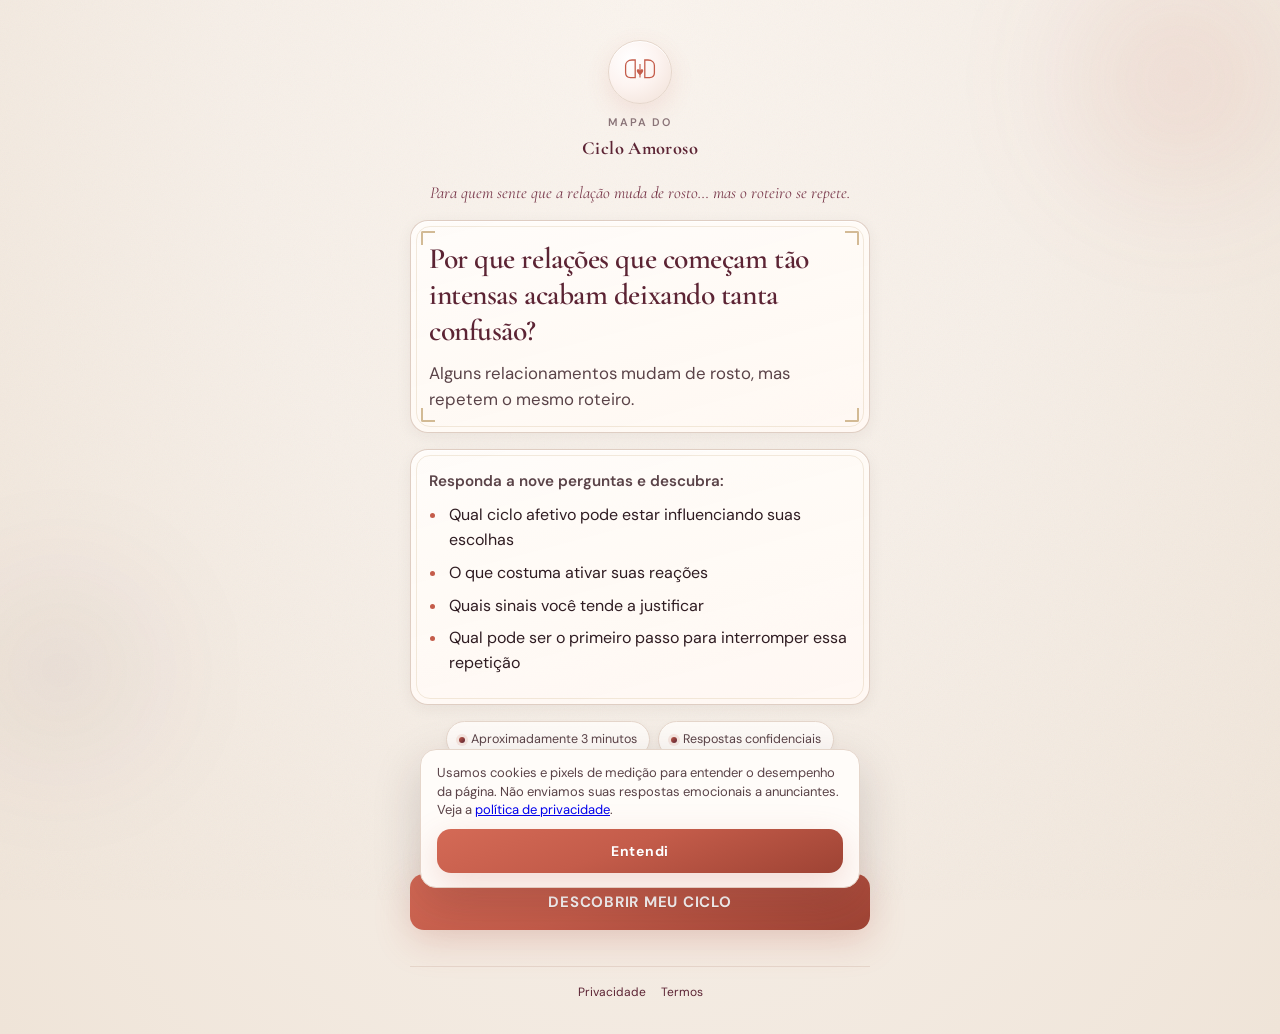
<file: index.html>
<!DOCTYPE html>
<html lang="pt-BR">
<head>
  <meta charset="UTF-8" />
  <meta name="viewport" content="width=device-width, initial-scale=1, viewport-fit=cover" />
  <meta name="theme-color" content="#f3ebe3" />
  <meta name="description" content="Mapa do Ciclo Amoroso — quiz de autoconhecimento sobre repetições emocionais nos relacionamentos." />
  <title>Mapa do Ciclo Amoroso</title>
  <link rel="preconnect" href="https://fonts.googleapis.com" />
  <link rel="preconnect" href="https://fonts.gstatic.com" crossorigin />
  <link href="https://fonts.googleapis.com/css2?family=Cormorant+Garamond:ital,wght@0,500;0,600;0,700;1,500&family=DM+Sans:ital,opsz,wght@0,9..40,400;0,9..40,500;0,9..40,600;0,9..40,700;1,9..40,400&display=swap" rel="stylesheet" />
  <link rel="stylesheet" href="styles.css" />
  <!-- Meta Pixel Code -->
  <script>
  !function(f,b,e,v,n,t,s)
  {if(f.fbq)return;n=f.fbq=function(){n.callMethod?
  n.callMethod.apply(n,arguments):n.queue.push(arguments)};
  if(!f._fbq)f._fbq=n;n.push=n;n.loaded=!0;n.version='2.0';
  n.queue=[];t=b.createElement(e);t.async=!0;
  t.src=v;s=b.getElementsByTagName(e)[0];
  s.parentNode.insertBefore(t,s)}(window, document,'script',
  'https://connect.facebook.net/en_US/fbevents.js');
  fbq('init', '4427665624163520');
  fbq('track', 'PageView');
  </script>
  <!-- End Meta Pixel Code -->
</head>
<body>
  <noscript><img height="1" width="1" style="display:none"
  src="https://www.facebook.com/tr?id=4427665624163520&ev=PageView&noscript=1"
  alt="" /></noscript>

  <!-- Atmosfera de fundo (ICP: intimidade, calor, segurança) -->
  <div class="atmosphere" aria-hidden="true">
    <div class="atm-glow atm-glow-a"></div>
    <div class="atm-glow atm-glow-b"></div>
    <div class="atm-grain"></div>
  </div>

  <div id="app">

    <!-- ABERTURA -->
    <section class="page page-open" id="page-open" data-page="open">
      <div class="wrap">
        <header class="brand" data-stagger>
          <div class="brand-orb">
            <svg class="brand-mark" viewBox="0 0 48 40" fill="none" aria-hidden="true">
              <path d="M6 12c0-4 3-7 8-7h4v22H12c-4 0-6-2-6-6V12z" stroke="currentColor" stroke-width="1.6"/>
              <path d="M42 12c0-4-3-7-8-7h-4v22h6c4 0 6-2 6-6V12z" stroke="currentColor" stroke-width="1.6"/>
              <path d="M24 10v17" stroke="currentColor" stroke-width="1.4"/>
              <path d="M24 18.5c-1.2-2.4-4-2.4-4 0s4 5.5 4 5.5 4-3.1 4-5.5-2.8-2.4-4 0z" fill="#c45c4a"/>
            </svg>
          </div>
          <p class="brand-name">Mapa do <strong>Ciclo Amoroso</strong></p>
        </header>

        <p class="icp-mirror" data-stagger>
          Para quem sente que a relação muda de rosto… mas o roteiro se repete.
        </p>

        <div class="hyperframe open-frame" data-stagger>
          <span class="hf-corner hf-tl" aria-hidden="true"></span>
          <span class="hf-corner hf-tr" aria-hidden="true"></span>
          <span class="hf-corner hf-bl" aria-hidden="true"></span>
          <span class="hf-corner hf-br" aria-hidden="true"></span>
          <h1 class="open-title" id="open-title">Por que relações que começam tão intensas acabam deixando tanta confusão?</h1>
          <p class="open-subtitle" id="open-subtitle">Alguns relacionamentos mudam de rosto, mas repetem o mesmo roteiro.</p>
        </div>

        <div class="hyperframe open-support" id="open-support" data-stagger></div>
        <div class="chips" id="open-bullets" data-stagger></div>

        <div class="icp-strip" data-stagger>
          <p>Sem cadastro · Sem diagnóstico · Só clareza para você</p>
        </div>

        <button type="button" class="btn btn-primary btn-block btn-glow" id="btn-start" data-sound="cta">DESCOBRIR MEU CICLO</button>

        <footer class="site-footer">
          <a href="privacy.html">Privacidade</a>
          <a href="terms.html">Termos</a>
        </footer>
      </div>
    </section>

    <!-- QUIZ -->
    <section class="page page-quiz is-hidden" id="page-quiz" data-page="quiz" hidden>
      <div class="quiz-progress" id="quiz-progress">
        <div class="quiz-progress-top">
          <button type="button" class="btn-back" id="btn-back" aria-label="Voltar" data-sound="soft">← Voltar</button>
          <span class="quiz-progress-label" id="quiz-progress-label">Pergunta 1 de 9</span>
        </div>
        <div class="progress-track">
          <div class="progress-fill" id="quiz-progress-fill" style="width:0%"></div>
        </div>
      </div>
      <div class="wrap">
        <div class="hyperframe question-frame">
          <span class="hf-corner hf-tl" aria-hidden="true"></span>
          <span class="hf-corner hf-tr" aria-hidden="true"></span>
          <span class="hf-corner hf-bl" aria-hidden="true"></span>
          <span class="hf-corner hf-br" aria-hidden="true"></span>
          <p class="question-kicker">Responda com o que mais se repete — não com o “certo”</p>
          <h1 class="quiz-question" id="quiz-question"></h1>
        </div>
        <div class="opt-list" id="quiz-options" role="list"></div>
      </div>
    </section>

    <!-- NOME (após Q3) -->
    <section class="page page-name is-hidden" id="page-name" data-page="name" hidden>
      <div class="wrap">
        <div class="hyperframe gate-card">
          <span class="hf-corner hf-tl" aria-hidden="true"></span>
          <span class="hf-corner hf-tr" aria-hidden="true"></span>
          <span class="hf-corner hf-bl" aria-hidden="true"></span>
          <span class="hf-corner hf-br" aria-hidden="true"></span>
          <h1 class="gate-title" id="name-title">Suas primeiras respostas já apontam para uma maneira específica de buscar segurança emocional.</h1>
          <p class="gate-ask" id="name-ask">Como prefere ser chamada?</p>
          <p class="gate-help" id="name-help">Usaremos seu primeiro nome apenas para personalizar o resultado.</p>
          <label class="sr-only" for="input-name">Primeiro nome</label>
          <input
            type="text"
            id="input-name"
            class="input-name"
            name="first_name"
            autocomplete="given-name"
            maxlength="40"
            placeholder="Primeiro nome (opcional)"
            inputmode="text"
          />
          <button type="button" class="btn btn-primary btn-block btn-glow" id="btn-name-continue" data-sound="cta">CONTINUAR MINHA ANÁLISE</button>
          <button type="button" class="btn btn-ghost btn-block" id="btn-name-skip" data-sound="soft">Prefiro não informar</button>
        </div>
      </div>
    </section>

    <!-- MID (após Q6) -->
    <section class="page page-mid is-hidden" id="page-mid" data-page="mid" hidden>
      <div class="wrap">
        <div class="hyperframe gate-card mid-glow">
          <span class="hf-corner hf-tl" aria-hidden="true"></span>
          <span class="hf-corner hf-tr" aria-hidden="true"></span>
          <span class="hf-corner hf-bl" aria-hidden="true"></span>
          <span class="hf-corner hf-br" aria-hidden="true"></span>
          <div class="mid-pulse" aria-hidden="true"></div>
          <h1 class="gate-title" id="mid-title">Identificamos uma repetição importante</h1>
          <div class="mid-body" id="mid-body"></div>
          <button type="button" class="btn btn-primary btn-block btn-glow" id="btn-mid-continue" data-sound="cta">CONTINUAR MINHA ANÁLISE</button>
        </div>
      </div>
    </section>

    <!-- PROCESSAMENTO -->
    <section class="page page-process is-hidden" id="page-process" data-page="process" hidden>
      <div class="wrap process-inner">
        <div class="hyperframe process-frame">
          <span class="hf-corner hf-tl" aria-hidden="true"></span>
          <span class="hf-corner hf-tr" aria-hidden="true"></span>
          <span class="hf-corner hf-bl" aria-hidden="true"></span>
          <span class="hf-corner hf-br" aria-hidden="true"></span>
          <div class="process-orb" aria-hidden="true">
            <div class="process-spinner"></div>
          </div>
          <p class="process-msg" id="process-msg">Organizando suas respostas…</p>
          <div class="process-dims" id="process-dims"></div>
          <p class="process-done" id="process-done" hidden>Seu resultado está pronto.</p>
        </div>
      </div>
    </section>

    <!-- RESULTADO GRATUITO -->
    <section class="page page-result is-hidden" id="page-result" data-page="result" hidden>
      <div class="wrap" id="result-content"></div>
    </section>

    <!-- OFERTA -->
    <section class="page page-offer is-hidden" id="page-offer" data-page="offer" hidden>
      <div class="wrap" id="offer-content"></div>
      <div class="wrap">
        <footer class="site-footer">
          <a href="privacy.html">Privacidade</a>
          <a href="terms.html">Termos</a>
        </footer>
      </div>
    </section>

  </div>

  <!-- Cookies -->
  <div class="cookie-banner" id="cookie-banner" hidden>
    <p>Usamos cookies e pixels de medição para entender o desempenho da página. Não enviamos suas respostas emocionais a anunciantes. Veja a <a href="privacy.html">política de privacidade</a>.</p>
    <button type="button" class="btn btn-primary btn-block" id="btn-cookie-ok" data-sound="click">Entendi</button>
  </div>

  <script src="config.js"></script>
  <script src="data.js"></script>
  <script src="sound.js"></script>
  <script src="motion.js"></script>
  <script src="pixel.js"></script>
  <script src="analytics.js"></script>
  <script src="app.js"></script>
</body>
</html>
</file>
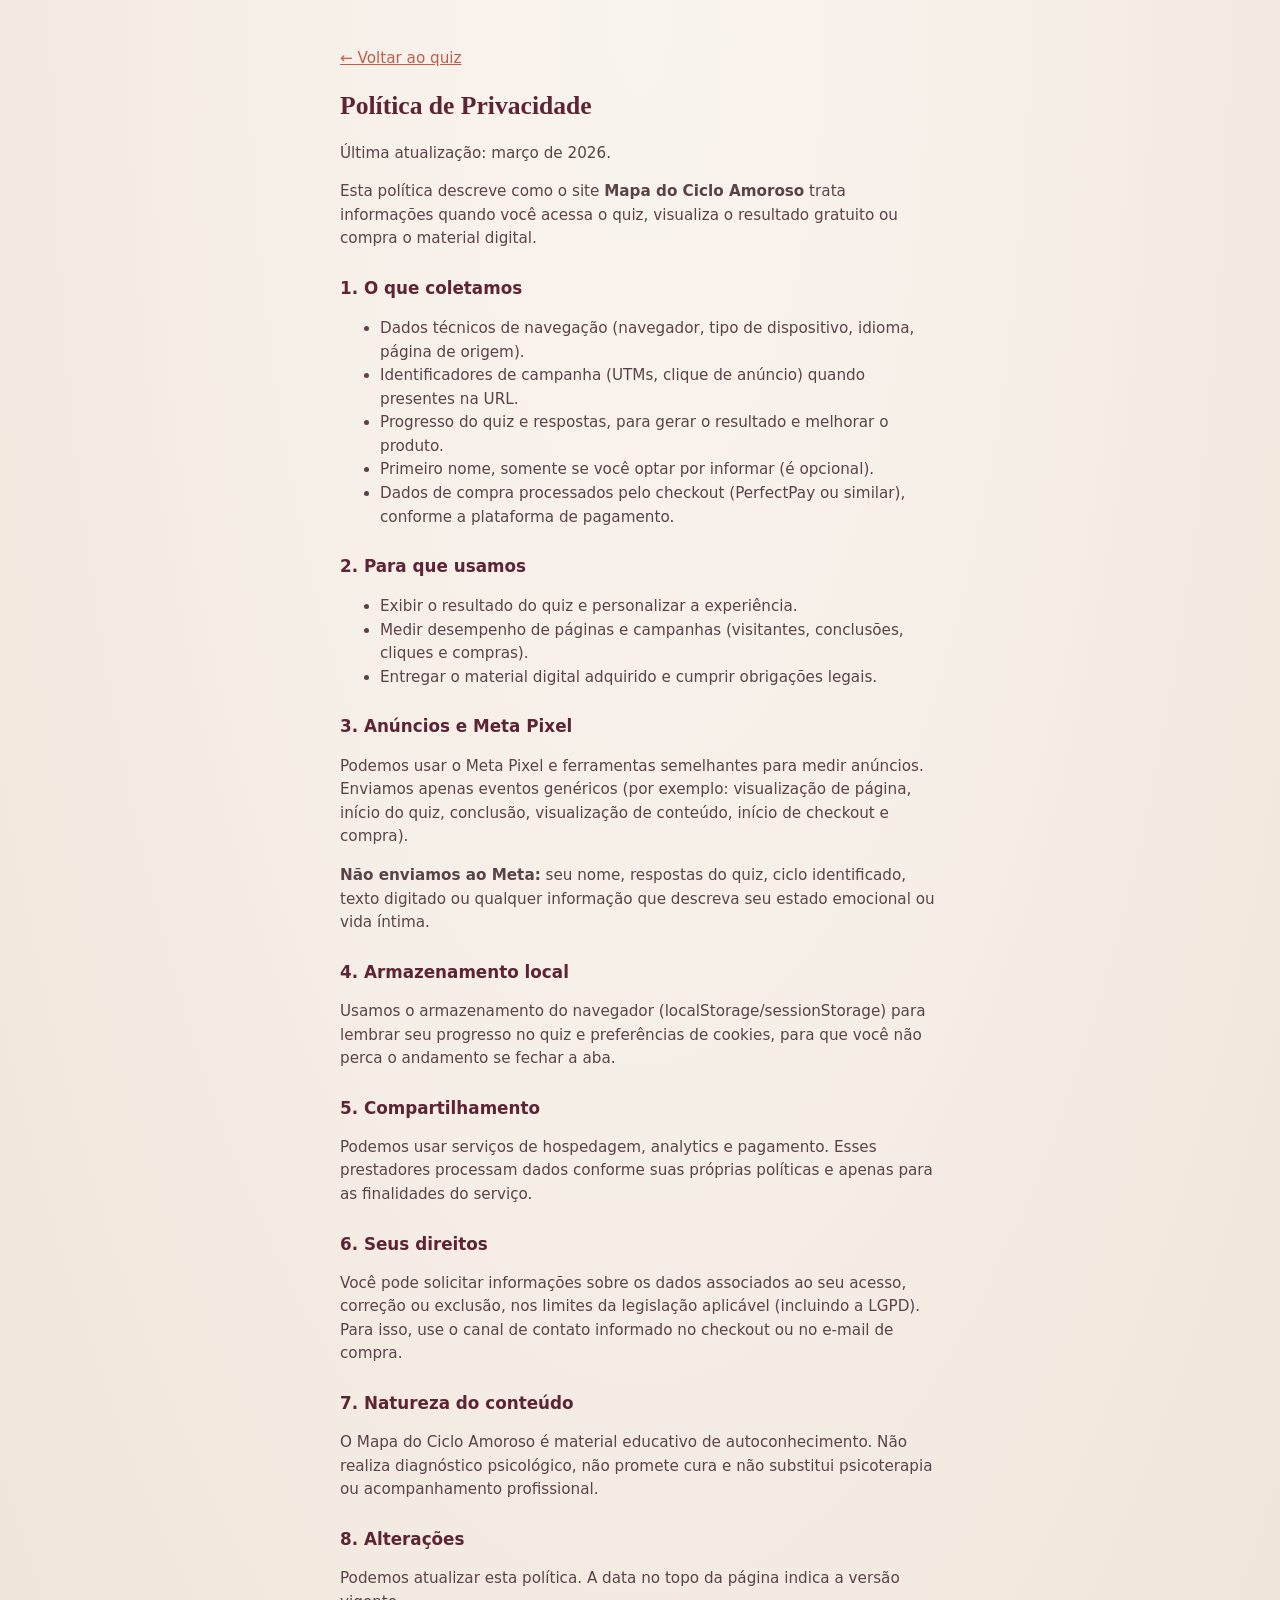
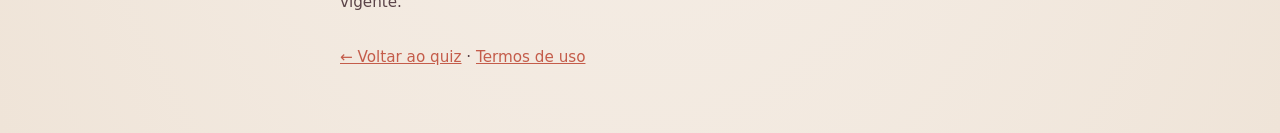
<file: privacy.html>
<!DOCTYPE html>
<html lang="pt-BR">
<head>
  <meta charset="UTF-8" />
  <meta name="viewport" content="width=device-width, initial-scale=1, viewport-fit=cover" />
  <meta name="theme-color" content="#faf6f1" />
  <title>Privacidade — Mapa do Ciclo Amoroso</title>
  <link rel="stylesheet" href="styles.css" />
</head>
<body>
  <main class="legal-page">
    <p><a href="index.html">← Voltar ao quiz</a></p>
    <h1>Política de Privacidade</h1>
    <p>Última atualização: março de 2026.</p>

    <p>
      Esta política descreve como o site <strong>Mapa do Ciclo Amoroso</strong> trata informações
      quando você acessa o quiz, visualiza o resultado gratuito ou compra o material digital.
    </p>

    <h2>1. O que coletamos</h2>
    <ul>
      <li>Dados técnicos de navegação (navegador, tipo de dispositivo, idioma, página de origem).</li>
      <li>Identificadores de campanha (UTMs, clique de anúncio) quando presentes na URL.</li>
      <li>Progresso do quiz e respostas, para gerar o resultado e melhorar o produto.</li>
      <li>Primeiro nome, somente se você optar por informar (é opcional).</li>
      <li>Dados de compra processados pelo checkout (PerfectPay ou similar), conforme a plataforma de pagamento.</li>
    </ul>

    <h2>2. Para que usamos</h2>
    <ul>
      <li>Exibir o resultado do quiz e personalizar a experiência.</li>
      <li>Medir desempenho de páginas e campanhas (visitantes, conclusões, cliques e compras).</li>
      <li>Entregar o material digital adquirido e cumprir obrigações legais.</li>
    </ul>

    <h2>3. Anúncios e Meta Pixel</h2>
    <p>
      Podemos usar o Meta Pixel e ferramentas semelhantes para medir anúncios.
      Enviamos apenas eventos genéricos (por exemplo: visualização de página, início do quiz,
      conclusão, visualização de conteúdo, início de checkout e compra).
    </p>
    <p>
      <strong>Não enviamos ao Meta:</strong> seu nome, respostas do quiz, ciclo identificado,
      texto digitado ou qualquer informação que descreva seu estado emocional ou vida íntima.
    </p>

    <h2>4. Armazenamento local</h2>
    <p>
      Usamos o armazenamento do navegador (localStorage/sessionStorage) para lembrar seu progresso
      no quiz e preferências de cookies, para que você não perca o andamento se fechar a aba.
    </p>

    <h2>5. Compartilhamento</h2>
    <p>
      Podemos usar serviços de hospedagem, analytics e pagamento. Esses prestadores processam dados
      conforme suas próprias políticas e apenas para as finalidades do serviço.
    </p>

    <h2>6. Seus direitos</h2>
    <p>
      Você pode solicitar informações sobre os dados associados ao seu acesso, correção ou exclusão,
      nos limites da legislação aplicável (incluindo a LGPD). Para isso, use o canal de contato
      informado no checkout ou no e-mail de compra.
    </p>

    <h2>7. Natureza do conteúdo</h2>
    <p>
      O Mapa do Ciclo Amoroso é material educativo de autoconhecimento. Não realiza diagnóstico
      psicológico, não promete cura e não substitui psicoterapia ou acompanhamento profissional.
    </p>

    <h2>8. Alterações</h2>
    <p>
      Podemos atualizar esta política. A data no topo da página indica a versão vigente.
    </p>

    <p style="margin-top:32px"><a href="index.html">← Voltar ao quiz</a> · <a href="terms.html">Termos de uso</a></p>
  </main>
</body>
</html>
</file>
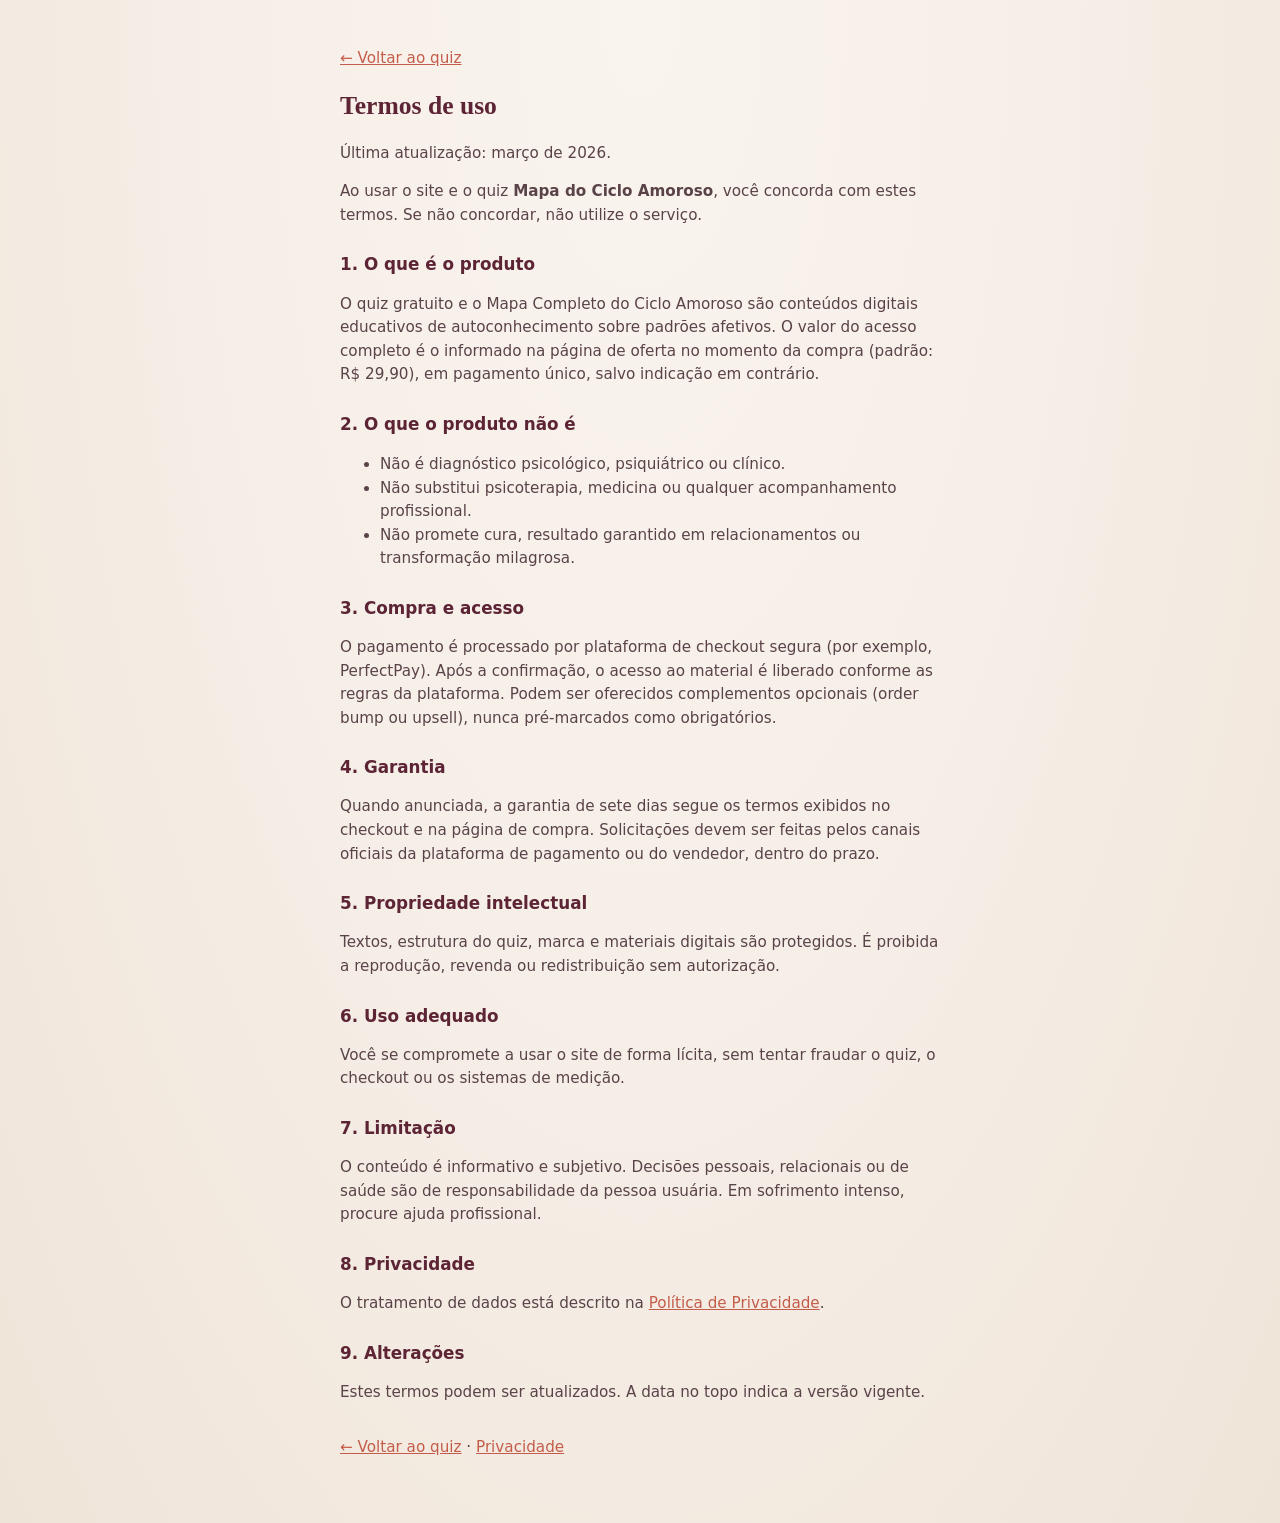
<file: terms.html>
<!DOCTYPE html>
<html lang="pt-BR">
<head>
  <meta charset="UTF-8" />
  <meta name="viewport" content="width=device-width, initial-scale=1, viewport-fit=cover" />
  <meta name="theme-color" content="#faf6f1" />
  <title>Termos de uso — Mapa do Ciclo Amoroso</title>
  <link rel="stylesheet" href="styles.css" />
</head>
<body>
  <main class="legal-page">
    <p><a href="index.html">← Voltar ao quiz</a></p>
    <h1>Termos de uso</h1>
    <p>Última atualização: março de 2026.</p>

    <p>
      Ao usar o site e o quiz <strong>Mapa do Ciclo Amoroso</strong>, você concorda com estes termos.
      Se não concordar, não utilize o serviço.
    </p>

    <h2>1. O que é o produto</h2>
    <p>
      O quiz gratuito e o Mapa Completo do Ciclo Amoroso são conteúdos digitais educativos de
      autoconhecimento sobre padrões afetivos. O valor do acesso completo é o informado na página
      de oferta no momento da compra (padrão: R$&nbsp;29,90), em pagamento único, salvo indicação em contrário.
    </p>

    <h2>2. O que o produto não é</h2>
    <ul>
      <li>Não é diagnóstico psicológico, psiquiátrico ou clínico.</li>
      <li>Não substitui psicoterapia, medicina ou qualquer acompanhamento profissional.</li>
      <li>Não promete cura, resultado garantido em relacionamentos ou transformação milagrosa.</li>
    </ul>

    <h2>3. Compra e acesso</h2>
    <p>
      O pagamento é processado por plataforma de checkout segura (por exemplo, PerfectPay).
      Após a confirmação, o acesso ao material é liberado conforme as regras da plataforma.
      Podem ser oferecidos complementos opcionais (order bump ou upsell), nunca pré-marcados como obrigatórios.
    </p>

    <h2>4. Garantia</h2>
    <p>
      Quando anunciada, a garantia de sete dias segue os termos exibidos no checkout e na página
      de compra. Solicitações devem ser feitas pelos canais oficiais da plataforma de pagamento
      ou do vendedor, dentro do prazo.
    </p>

    <h2>5. Propriedade intelectual</h2>
    <p>
      Textos, estrutura do quiz, marca e materiais digitais são protegidos. É proibida a
      reprodução, revenda ou redistribuição sem autorização.
    </p>

    <h2>6. Uso adequado</h2>
    <p>
      Você se compromete a usar o site de forma lícita, sem tentar fraudar o quiz, o checkout
      ou os sistemas de medição.
    </p>

    <h2>7. Limitação</h2>
    <p>
      O conteúdo é informativo e subjetivo. Decisões pessoais, relacionais ou de saúde são de
      responsabilidade da pessoa usuária. Em sofrimento intenso, procure ajuda profissional.
    </p>

    <h2>8. Privacidade</h2>
    <p>
      O tratamento de dados está descrito na <a href="privacy.html">Política de Privacidade</a>.
    </p>

    <h2>9. Alterações</h2>
    <p>
      Estes termos podem ser atualizados. A data no topo indica a versão vigente.
    </p>

    <p style="margin-top:32px"><a href="index.html">← Voltar ao quiz</a> · <a href="privacy.html">Privacidade</a></p>
  </main>
</body>
</html>
</file>
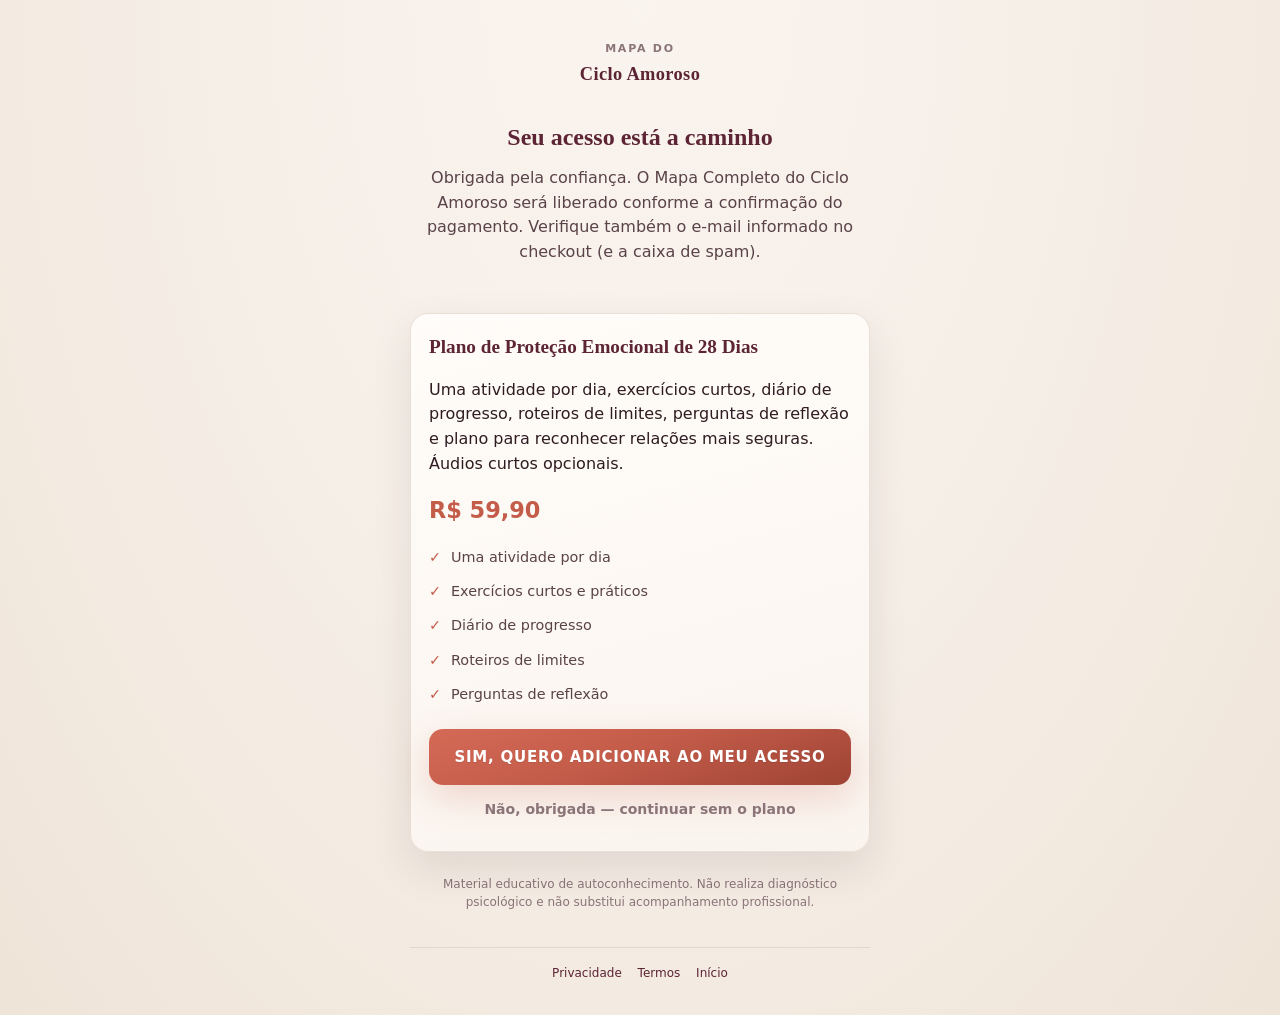
<file: thanks.html>
<!DOCTYPE html>
<html lang="pt-BR">
<head>
  <meta charset="UTF-8" />
  <meta name="viewport" content="width=device-width, initial-scale=1, viewport-fit=cover" />
  <meta name="theme-color" content="#faf6f1" />
  <title>Obrigada — Mapa do Ciclo Amoroso</title>
  <link rel="stylesheet" href="styles.css" />
  <!-- Meta Pixel -->
  <script>
  !function(f,b,e,v,n,t,s)
  {if(f.fbq)return;n=f.fbq=function(){n.callMethod?
  n.callMethod.apply(n,arguments):n.queue.push(arguments)};
  if(!f._fbq)f._fbq=n;n.push=n;n.loaded=!0;n.version='2.0';
  n.queue=[];t=b.createElement(e);t.async=!0;
  t.src=v;s=b.getElementsByTagName(e)[0];
  s.parentNode.insertBefore(t,s)}(window, document,'script',
  'https://connect.facebook.net/en_US/fbevents.js');
  fbq('init', '4427665624163520');
  fbq('track', 'PageView');
  </script>
</head>
<body>
  <main class="page">
    <div class="wrap">
      <header class="brand">
        <p class="brand-name">Mapa do <strong>Ciclo Amoroso</strong></p>
      </header>

      <div class="thanks-hero">
        <h1>Seu acesso está a caminho</h1>
        <p>
          Obrigada pela confiança. O Mapa Completo do Ciclo Amoroso será liberado conforme a
          confirmação do pagamento. Verifique também o e-mail informado no checkout (e a caixa de spam).
        </p>
      </div>

      <!-- Upsell opcional pós-compra -->
      <div class="card upsell-card" id="upsell-card">
        <h2>Plano de Proteção Emocional de 28 Dias</h2>
        <p>
          Uma atividade por dia, exercícios curtos, diário de progresso, roteiros de limites,
          perguntas de reflexão e plano para reconhecer relações mais seguras.
          Áudios curtos opcionais.
        </p>
        <p class="upsell-price">R$ 59,90</p>
        <ul class="price-perks">
          <li>Uma atividade por dia</li>
          <li>Exercícios curtos e práticos</li>
          <li>Diário de progresso</li>
          <li>Roteiros de limites</li>
          <li>Perguntas de reflexão</li>
        </ul>
        <button type="button" class="btn btn-primary btn-block" id="btn-upsell-yes">
          SIM, QUERO ADICIONAR AO MEU ACESSO
        </button>
        <button type="button" class="btn btn-ghost btn-block" id="btn-upsell-no">
          Não, obrigada — continuar sem o plano
        </button>
      </div>

      <div class="card" id="upsell-done" hidden>
        <p style="margin:0;color:var(--ink-soft);text-align:center">
          Tudo certo. Você pode fechar esta página. Qualquer dúvida, use o suporte do checkout.
        </p>
      </div>

      <p class="disclaimer" style="margin-top:24px">
        Material educativo de autoconhecimento. Não realiza diagnóstico psicológico e não substitui
        acompanhamento profissional.
      </p>

      <footer class="site-footer">
        <a href="privacy.html">Privacidade</a>
        <a href="terms.html">Termos</a>
        <a href="index.html">Início</a>
      </footer>
    </div>
  </main>

  <script src="config.js"></script>
  <script src="pixel.js"></script>
  <script src="analytics.js"></script>
  <script>
  (function () {
    var C = window.MAPA_CONFIG || {};
    var price = typeof C.price === "number" ? C.price : 29.9;
    var upsellPrice = typeof C.upsellPrice === "number" ? C.upsellPrice : 59.9;
    var Px = window.MapaPixel || {};
    var Ax = window.MapaAnalytics || {};

    // Purchase confirmado (página de obrigado) — valor do mapa principal
    // eventID único para deduplicação com CAPI, se houver
    var params = new URLSearchParams(location.search);
    var eventId = params.get("event_id") || params.get("eventId") || null;
    var paid = parseFloat(params.get("value") || params.get("amount") || String(price));
    if (isNaN(paid)) paid = price;

    if (Px.purchase) {
      Px.purchase({ value: paid, eventId: eventId || undefined, productId: "mapa-ciclo-amoroso" });
    }
    if (Ax.purchase) Ax.purchase(paid);

    var card = document.getElementById("upsell-card");
    var done = document.getElementById("upsell-done");
    var yes = document.getElementById("btn-upsell-yes");
    var no = document.getElementById("btn-upsell-no");

    function hideUpsell() {
      if (card) card.hidden = true;
      if (done) done.hidden = false;
    }

    if (yes) {
      yes.addEventListener("click", function () {
        // Checkout do upsell: use URL dedicada se configurada
        var url = C.upsellCheckoutUrl || C.checkoutUrl || "#";
        if (Px.initiateCheckout) Px.initiateCheckout();
        if (Ax.checkout) Ax.checkout();
        // registra interesse no upsell internamente
        try {
          if (Ax.flush) Ax.flush();
        } catch (e) {}
        if (url && url !== "#") {
          window.location.href = url;
        } else {
          hideUpsell();
          alert("Em breve o checkout do plano de 28 dias estará disponível. Obrigada!");
        }
      });
    }
    if (no) {
      no.addEventListener("click", hideUpsell);
    }
  })();
  </script>
</body>
</html>
</file>
<file: styles.css>
/* ==========================================================================
   Mapa do Ciclo Amoroso — Vision + Taste + Hyperframes
   ICP: mulheres BR 25–44 · intimidade · clareza · premium acessível
   ========================================================================== */

:root {
  --bg: #f6efe8;
  --bg-deep: #efe4d8;
  --bg-soft: #f3ebe3;
  --card: #fffcf9;
  --ink: #2f1c22;
  --ink-soft: #5a4348;
  --muted: #8a7478;
  --line: #e5d6cb;
  --line-strong: #d4bfb2;
  --terracotta: #c45c4a;
  --terracotta-dark: #9e4334;
  --rose: #c97b7b;
  --wine: #5c2434;
  --wine-soft: #7a3a4c;
  --gold: #c4a574;
  --gold-soft: rgba(196, 165, 116, 0.35);
  --shadow: 0 16px 40px rgba(47, 28, 34, 0.1);
  --shadow-sm: 0 4px 16px rgba(47, 28, 34, 0.06);
  --shadow-glow: 0 12px 36px rgba(196, 92, 74, 0.22);
  --radius: 18px;
  --radius-sm: 14px;
  --max: 440px;
  --font: "DM Sans", system-ui, -apple-system, BlinkMacSystemFont, sans-serif;
  --font-display: "Cormorant Garamond", Georgia, "Times New Roman", serif;
  --ease: cubic-bezier(0.22, 1, 0.36, 1);
  --ease-out: cubic-bezier(0.16, 1, 0.3, 1);
  --dur: 0.32s;
  --safe-b: env(safe-area-inset-bottom, 0px);
  --safe-t: env(safe-area-inset-top, 0px);
}

*,
*::before,
*::after {
  box-sizing: border-box;
}

html {
  -webkit-text-size-adjust: 100%;
  scroll-behavior: smooth;
}

body {
  margin: 0;
  background: var(--bg);
  color: var(--ink);
  font-family: var(--font);
  font-size: 16px;
  line-height: 1.55;
  -webkit-font-smoothing: antialiased;
  min-height: 100dvh;
  overflow-x: hidden;
  position: relative;
}

.sr-only {
  position: absolute;
  width: 1px;
  height: 1px;
  padding: 0;
  margin: -1px;
  overflow: hidden;
  clip: rect(0, 0, 0, 0);
  border: 0;
}

.is-hidden,
[hidden] {
  display: none !important;
}

/* ── Atmosphere ── */
.atmosphere {
  position: fixed;
  inset: 0;
  pointer-events: none;
  z-index: 0;
  overflow: hidden;
}

.atm-glow {
  position: absolute;
  border-radius: 50%;
  filter: blur(60px);
  opacity: 0.55;
  animation: drift 18s var(--ease) infinite alternate;
}

.atm-glow-a {
  width: 320px;
  height: 320px;
  top: -80px;
  right: -60px;
  background: radial-gradient(circle, rgba(196, 92, 74, 0.28), transparent 70%);
}

.atm-glow-b {
  width: 280px;
  height: 280px;
  bottom: 10%;
  left: -80px;
  background: radial-gradient(circle, rgba(92, 36, 52, 0.16), transparent 70%);
  animation-delay: -6s;
}

.atm-grain {
  position: absolute;
  inset: 0;
  opacity: 0.04;
  background-image: url("data:image/svg+xml,%3Csvg viewBox='0 0 200 200' xmlns='http://www.w3.org/2000/svg'%3E%3Cfilter id='n'%3E%3CfeTurbulence type='fractalNoise' baseFrequency='0.85' numOctaves='4' stitchTiles='stitch'/%3E%3C/filter%3E%3Crect width='100%25' height='100%25' filter='url(%23n)'/%3E%3C/svg%3E");
  background-size: 180px;
}

@keyframes drift {
  from {
    transform: translate(0, 0) scale(1);
  }
  to {
    transform: translate(-18px, 22px) scale(1.08);
  }
}

#app {
  position: relative;
  z-index: 1;
  min-height: 100dvh;
  transition: opacity var(--dur) var(--ease), transform var(--dur) var(--ease);
}

#app.page-out-fwd {
  opacity: 0;
  transform: translateY(14px) scale(0.985);
}

#app.page-out-back {
  opacity: 0;
  transform: translateY(-10px) scale(0.99);
}

#app.page-in {
  animation: pageIn 0.42s var(--ease-out) both;
}

@keyframes pageIn {
  from {
    opacity: 0;
    transform: translateY(16px) scale(0.985);
  }
  to {
    opacity: 1;
    transform: none;
  }
}

.page {
  min-height: 100dvh;
  padding: calc(20px + var(--safe-t)) 20px calc(32px + var(--safe-b));
}

.wrap {
  width: 100%;
  max-width: var(--max);
  margin: 0 auto;
}

/* ── Hyperframe system ── */
.hyperframe {
  position: relative;
  background: linear-gradient(165deg, rgba(255, 252, 249, 0.97), rgba(255, 248, 243, 0.94));
  border: 1px solid rgba(212, 191, 178, 0.75);
  border-radius: var(--radius);
  box-shadow: var(--shadow-sm), inset 0 1px 0 rgba(255, 255, 255, 0.85);
  padding: 20px 18px;
}

.hyperframe::before {
  content: "";
  position: absolute;
  inset: 5px;
  border: 1px solid rgba(196, 165, 116, 0.22);
  border-radius: calc(var(--radius) - 4px);
  pointer-events: none;
}

.hf-corner {
  position: absolute;
  width: 14px;
  height: 14px;
  pointer-events: none;
  z-index: 2;
}

.hf-tl {
  top: 10px;
  left: 10px;
  border-top: 2px solid var(--gold);
  border-left: 2px solid var(--gold);
  border-radius: 2px 0 0 0;
  opacity: 0.75;
}

.hf-tr {
  top: 10px;
  right: 10px;
  border-top: 2px solid var(--gold);
  border-right: 2px solid var(--gold);
  border-radius: 0 2px 0 0;
  opacity: 0.75;
}

.hf-bl {
  bottom: 10px;
  left: 10px;
  border-bottom: 2px solid var(--gold);
  border-left: 2px solid var(--gold);
  border-radius: 0 0 0 2px;
  opacity: 0.75;
}

.hf-br {
  bottom: 10px;
  right: 10px;
  border-bottom: 2px solid var(--gold);
  border-right: 2px solid var(--gold);
  border-radius: 0 0 2px 0;
  opacity: 0.75;
}

/* ── Brand ── */
.brand {
  display: flex;
  flex-direction: column;
  align-items: center;
  gap: 10px;
  margin-bottom: 18px;
  text-align: center;
}

.brand-orb {
  width: 64px;
  height: 64px;
  border-radius: 50%;
  display: grid;
  place-items: center;
  background: radial-gradient(circle at 35% 30%, #fff 0%, #fdf4f1 45%, #f0e0d6 100%);
  border: 1px solid var(--line);
  box-shadow: 0 8px 24px rgba(196, 92, 74, 0.12), inset 0 1px 0 #fff;
}

.brand-mark {
  width: 40px;
  height: 32px;
  color: var(--terracotta);
}

.brand-name {
  margin: 0;
  font-size: 11px;
  letter-spacing: 0.16em;
  text-transform: uppercase;
  color: var(--muted);
  font-weight: 600;
}

.brand-name strong {
  display: block;
  margin-top: 3px;
  font-size: 13px;
  letter-spacing: 0.1em;
  color: var(--wine);
  font-weight: 700;
  font-family: var(--font-display);
  text-transform: none;
  font-size: 1.15rem;
  letter-spacing: 0.02em;
}

/* ── ICP mirror ── */
.icp-mirror {
  margin: 0 0 16px;
  text-align: center;
  font-family: var(--font-display);
  font-size: 1.05rem;
  font-style: italic;
  color: var(--wine-soft);
  line-height: 1.4;
  padding: 0 8px;
}

.icp-strip {
  text-align: center;
  margin: 0 0 18px;
}

.icp-strip p {
  margin: 0;
  display: inline-block;
  font-size: 12px;
  font-weight: 600;
  color: var(--muted);
  letter-spacing: 0.02em;
  padding: 8px 14px;
  border-radius: 999px;
  background: rgba(255, 255, 255, 0.55);
  border: 1px solid var(--line);
}

/* ── Open ── */
.page-open {
  display: flex;
  flex-direction: column;
  justify-content: center;
}

.open-frame {
  margin-bottom: 16px;
  text-align: left;
}

.open-title {
  margin: 0 0 12px;
  font-family: var(--font-display);
  font-size: clamp(1.5rem, 5.4vw, 1.85rem);
  line-height: 1.22;
  font-weight: 600;
  color: var(--wine);
  letter-spacing: -0.015em;
}

.open-subtitle {
  margin: 0;
  font-size: 1.05rem;
  color: var(--ink-soft);
  line-height: 1.5;
}

.open-support {
  margin-bottom: 16px;
}

.open-support-lead {
  margin: 0 0 10px;
  font-size: 0.95rem;
  color: var(--ink-soft);
  font-weight: 600;
}

.open-support ul {
  margin: 0;
  padding: 0 0 0 1.1em;
  color: var(--ink);
}

.open-support li {
  margin-bottom: 8px;
  padding-left: 2px;
}

.open-support li::marker {
  color: var(--terracotta);
}

.chips {
  display: flex;
  flex-wrap: wrap;
  gap: 8px;
  margin: 0 0 16px;
  justify-content: center;
}

.chip {
  display: inline-flex;
  align-items: center;
  gap: 6px;
  padding: 8px 12px;
  background: rgba(255, 252, 249, 0.9);
  border-radius: 999px;
  font-size: 12.5px;
  color: var(--ink-soft);
  border: 1px solid var(--line);
  box-shadow: 0 2px 8px rgba(47, 28, 34, 0.04);
}

.chip-dot {
  width: 6px;
  height: 6px;
  border-radius: 50%;
  background: linear-gradient(135deg, var(--terracotta), var(--wine));
  flex-shrink: 0;
  box-shadow: 0 0 0 3px rgba(196, 92, 74, 0.12);
}

/* ── Buttons ── */
.btn {
  appearance: none;
  border: none;
  cursor: pointer;
  font-family: inherit;
  font-weight: 700;
  font-size: 15px;
  letter-spacing: 0.05em;
  border-radius: 14px;
  padding: 16px 20px;
  min-height: 56px;
  transition: transform 0.15s var(--ease), background 0.2s, box-shadow 0.25s;
  position: relative;
  overflow: hidden;
  -webkit-tap-highlight-color: transparent;
}

.btn:active {
  transform: scale(0.975);
}

.btn-primary {
  background: linear-gradient(160deg, #d46a56 0%, var(--terracotta) 45%, var(--terracotta-dark) 100%);
  color: #fff;
  box-shadow: var(--shadow-glow);
  text-shadow: 0 1px 0 rgba(0, 0, 0, 0.08);
}

.btn-primary:hover {
  background: linear-gradient(160deg, #c45c4a, var(--terracotta-dark));
}

.btn-glow::after {
  content: "";
  position: absolute;
  inset: 0;
  background: linear-gradient(120deg, transparent 30%, rgba(255, 255, 255, 0.22) 50%, transparent 70%);
  transform: translateX(-120%);
  animation: sheen 3.2s var(--ease) infinite;
  pointer-events: none;
}

@keyframes sheen {
  0%,
  55% {
    transform: translateX(-120%);
  }
  75%,
  100% {
    transform: translateX(120%);
  }
}

.btn-block {
  width: 100%;
  display: block;
}

.btn-ghost {
  background: transparent;
  color: var(--muted);
  font-weight: 600;
  font-size: 14px;
  min-height: 44px;
  box-shadow: none;
  letter-spacing: 0;
}

.btn-ghost:hover {
  color: var(--wine);
}

.btn-secondary {
  background: var(--card);
  color: var(--wine);
  border: 1.5px solid var(--line);
  font-weight: 600;
}

/* ── Progress ── */
.quiz-progress {
  position: sticky;
  top: 0;
  z-index: 20;
  background: rgba(246, 239, 232, 0.88);
  backdrop-filter: blur(14px) saturate(1.2);
  -webkit-backdrop-filter: blur(14px) saturate(1.2);
  padding: 12px 20px 12px;
  margin: calc(-20px - var(--safe-t)) -20px 18px;
  padding-top: calc(12px + var(--safe-t));
  border-bottom: 1px solid rgba(232, 221, 212, 0.6);
}

.quiz-progress-top {
  display: flex;
  align-items: center;
  justify-content: space-between;
  margin-bottom: 10px;
  max-width: var(--max);
  margin-left: auto;
  margin-right: auto;
}

.quiz-progress-label {
  font-size: 12px;
  color: var(--muted);
  font-weight: 600;
  letter-spacing: 0.04em;
}

.btn-back {
  appearance: none;
  border: none;
  background: rgba(255, 255, 255, 0.6);
  color: var(--wine);
  font-size: 13px;
  font-weight: 600;
  cursor: pointer;
  padding: 8px 12px;
  font-family: inherit;
  border-radius: 999px;
  border: 1px solid var(--line);
  -webkit-tap-highlight-color: transparent;
}

.progress-track {
  height: 5px;
  background: rgba(232, 221, 212, 0.9);
  border-radius: 99px;
  overflow: hidden;
  max-width: var(--max);
  margin: 0 auto;
  box-shadow: inset 0 1px 2px rgba(47, 28, 34, 0.06);
}

.progress-fill {
  height: 100%;
  width: 0%;
  background: linear-gradient(90deg, var(--rose), var(--terracotta), var(--wine-soft));
  border-radius: 99px;
  transition: width 0.45s var(--ease);
  box-shadow: 0 0 12px rgba(196, 92, 74, 0.45);
}

/* ── Quiz ── */
.question-frame {
  margin-bottom: 16px;
}

.question-kicker {
  margin: 0 0 10px;
  font-size: 11px;
  text-transform: uppercase;
  letter-spacing: 0.1em;
  color: var(--terracotta);
  font-weight: 700;
}

.quiz-question {
  margin: 0;
  font-family: var(--font-display);
  font-size: clamp(1.3rem, 5vw, 1.55rem);
  line-height: 1.28;
  color: var(--wine);
  font-weight: 600;
}

.opt-list {
  display: flex;
  flex-direction: column;
  gap: 11px;
}

.opt-btn {
  appearance: none;
  border: 1.5px solid var(--line);
  background: linear-gradient(180deg, #fffcf9, #faf4ee);
  border-radius: var(--radius-sm);
  padding: 16px 16px;
  text-align: left;
  cursor: pointer;
  font-family: inherit;
  font-size: 15.5px;
  line-height: 1.4;
  color: var(--ink);
  box-shadow: var(--shadow-sm);
  transition: border-color 0.2s, background 0.2s, transform 0.15s, box-shadow 0.25s;
  min-height: 58px;
  -webkit-tap-highlight-color: transparent;
  position: relative;
  overflow: hidden;
}

.opt-btn::before {
  content: "";
  position: absolute;
  left: 0;
  top: 0;
  bottom: 0;
  width: 3px;
  background: transparent;
  transition: background 0.2s;
}

.opt-btn:active {
  transform: scale(0.985);
}

.opt-btn.is-selected,
.opt-btn.is-confirm {
  border-color: rgba(196, 92, 74, 0.55);
  background: linear-gradient(180deg, #fff8f5, #fdf0eb);
  box-shadow: 0 8px 24px rgba(196, 92, 74, 0.14);
}

.opt-btn.is-selected::before,
.opt-btn.is-confirm::before {
  background: linear-gradient(180deg, var(--terracotta), var(--wine));
}

.opt-btn.is-confirm {
  animation: optPulse 0.4s var(--ease);
}

@keyframes optPulse {
  0% {
    transform: scale(1);
  }
  40% {
    transform: scale(1.02);
  }
  100% {
    transform: scale(1);
  }
}

.opt-btn:disabled {
  cursor: default;
}

.opt-text {
  display: block;
  padding-left: 4px;
}

.opt-list .opt-btn {
  animation: optIn 0.4s var(--ease-out) both;
}

.opt-list .opt-btn:nth-child(1) {
  animation-delay: 0.03s;
}
.opt-list .opt-btn:nth-child(2) {
  animation-delay: 0.08s;
}
.opt-list .opt-btn:nth-child(3) {
  animation-delay: 0.13s;
}
.opt-list .opt-btn:nth-child(4) {
  animation-delay: 0.18s;
}

@keyframes optIn {
  from {
    opacity: 0;
    transform: translateY(12px) scale(0.98);
  }
  to {
    opacity: 1;
    transform: none;
  }
}

/* ── Gates ── */
.gate-card {
  padding: 24px 20px;
}

.gate-title {
  margin: 0 0 16px;
  font-family: var(--font-display);
  font-size: 1.28rem;
  line-height: 1.32;
  color: var(--wine);
  font-weight: 600;
}

.gate-ask {
  margin: 0 0 6px;
  font-size: 1.08rem;
  font-weight: 700;
  color: var(--ink);
}

.gate-help {
  margin: 0 0 16px;
  font-size: 0.9rem;
  color: var(--muted);
}

.input-name {
  width: 100%;
  border: 1.5px solid var(--line);
  border-radius: 12px;
  padding: 15px 16px;
  font-size: 16px;
  font-family: inherit;
  color: var(--ink);
  background: #fff;
  margin-bottom: 14px;
  outline: none;
  transition: border-color 0.2s, box-shadow 0.2s;
}

.input-name:focus {
  border-color: var(--terracotta);
  box-shadow: 0 0 0 4px rgba(196, 92, 74, 0.12);
}

.input-name::placeholder {
  color: #b0a0a3;
}

.mid-glow {
  overflow: hidden;
}

.mid-pulse {
  position: absolute;
  top: -40px;
  right: -40px;
  width: 140px;
  height: 140px;
  border-radius: 50%;
  background: radial-gradient(circle, rgba(196, 92, 74, 0.18), transparent 70%);
  animation: pulseSoft 3s ease-in-out infinite;
  pointer-events: none;
}

@keyframes pulseSoft {
  0%,
  100% {
    transform: scale(1);
    opacity: 0.7;
  }
  50% {
    transform: scale(1.15);
    opacity: 1;
  }
}

.mid-body p {
  margin: 0 0 10px;
  color: var(--ink-soft);
}

.mid-body ul {
  margin: 12px 0;
  padding: 0 0 0 1.1em;
}

.mid-body li {
  margin-bottom: 8px;
}

.mid-body li::marker {
  color: var(--terracotta);
}

.mid-footer {
  margin-top: 16px !important;
  font-weight: 700;
  color: var(--wine) !important;
}

/* ── Process ── */
.page-process {
  display: flex;
  align-items: center;
  justify-content: center;
  text-align: center;
}

.process-inner {
  width: 100%;
}

.process-frame {
  padding: 28px 20px;
}

.process-orb {
  width: 72px;
  height: 72px;
  margin: 0 auto 20px;
  border-radius: 50%;
  display: grid;
  place-items: center;
  background: radial-gradient(circle at 40% 35%, #fff, #fdf0eb);
  border: 1px solid var(--line);
  box-shadow: 0 8px 28px rgba(196, 92, 74, 0.15);
}

.process-spinner {
  width: 36px;
  height: 36px;
  border-radius: 50%;
  border: 3px solid var(--line);
  border-top-color: var(--terracotta);
  border-right-color: var(--wine-soft);
  animation: spin 0.85s linear infinite;
}

@keyframes spin {
  to {
    transform: rotate(360deg);
  }
}

.process-msg {
  margin: 0 0 24px;
  font-family: var(--font-display);
  font-size: 1.25rem;
  color: var(--wine);
  font-weight: 600;
  min-height: 2.5em;
}

.process-dims {
  text-align: left;
  margin-bottom: 20px;
}

.dim-row {
  margin-bottom: 12px;
}

.dim-label {
  display: block;
  font-size: 12px;
  color: var(--muted);
  margin-bottom: 5px;
  font-weight: 600;
}

.dim-bar {
  height: 7px;
  background: var(--line);
  border-radius: 99px;
  overflow: hidden;
}

.dim-fill {
  height: 100%;
  background: linear-gradient(90deg, var(--rose), var(--terracotta), var(--wine-soft));
  border-radius: 99px;
  transition: width 0.55s var(--ease);
}

.process-done {
  margin: 0;
  font-weight: 700;
  color: var(--terracotta);
  font-size: 1.08rem;
  animation: fadeUp 0.45s var(--ease-out);
}

@keyframes fadeUp {
  from {
    opacity: 0;
    transform: translateY(8px);
  }
  to {
    opacity: 1;
    transform: none;
  }
}

/* ── Result ── */
.result-hello {
  margin: 0 0 8px;
  color: var(--muted);
  font-size: 0.95rem;
  text-align: center;
}

.result-title {
  margin: 0 0 14px;
  font-family: var(--font-display);
  font-size: clamp(1.4rem, 5.2vw, 1.7rem);
  line-height: 1.25;
  color: var(--wine);
  font-weight: 600;
  text-align: center;
}

.result-desc {
  margin: 0 0 20px;
  color: var(--ink-soft);
  font-size: 1rem;
}

.result-block {
  background: linear-gradient(165deg, #fffcf9, #faf4ee);
  border-radius: var(--radius-sm);
  padding: 16px;
  margin-bottom: 12px;
  box-shadow: var(--shadow-sm);
  border: 1px solid rgba(232, 221, 212, 0.9);
  position: relative;
}

.result-block h2 {
  margin: 0 0 8px;
  font-size: 0.78rem;
  text-transform: uppercase;
  letter-spacing: 0.1em;
  color: var(--terracotta);
  font-weight: 700;
  font-family: var(--font);
}

.result-block p,
.result-block ul {
  margin: 0;
  color: var(--ink);
  font-size: 0.95rem;
}

.result-block ul {
  padding-left: 1.15em;
}

.result-block li {
  margin-bottom: 6px;
}

.result-blind {
  border-left: 3px solid var(--terracotta);
}

.result-ex {
  background: linear-gradient(165deg, #fdf4f1, #f8e9e4);
}

.card-soft {
  background: var(--bg-soft);
  border-radius: var(--radius-sm);
  padding: 16px;
  margin: 16px 0;
  border: 1px solid var(--line);
}

.result-sec-label {
  margin: 0 0 4px;
  font-size: 12px;
  color: var(--muted);
  text-transform: uppercase;
  letter-spacing: 0.06em;
  font-weight: 700;
}

.result-sec-name {
  margin: 0 0 6px;
  font-weight: 700;
  color: var(--wine);
  font-size: 1.05rem;
}

.result-sec-note {
  margin: 0;
  font-size: 0.9rem;
  color: var(--ink-soft);
}

.chart-row {
  margin-bottom: 10px;
}

.chart-label {
  display: block;
  font-size: 12px;
  color: var(--muted);
  margin-bottom: 4px;
  font-weight: 600;
}

.chart-bar {
  height: 9px;
  background: var(--line);
  border-radius: 99px;
  overflow: hidden;
}

.chart-fill {
  height: 100%;
  background: linear-gradient(90deg, #d48474, var(--terracotta), var(--wine-soft));
  border-radius: 99px;
  transition: width 0.9s var(--ease);
}

.result-cta-wrap {
  margin-top: 24px;
  padding-top: 8px;
}

.result-bridge {
  margin: 0 0 14px;
  font-size: 1.05rem;
  color: var(--wine);
  font-weight: 600;
  text-align: center;
  line-height: 1.4;
  font-family: var(--font-display);
  font-size: 1.2rem;
}

/* ── Offer / bonuses ── */
.offer-bridge {
  margin: 0 0 16px;
  font-size: 1.08rem;
  color: var(--ink-soft);
  text-align: center;
  line-height: 1.45;
  font-family: var(--font-display);
  font-size: 1.2rem;
  color: var(--wine-soft);
}

.map-preview {
  margin-bottom: 20px;
}

.card {
  background: linear-gradient(165deg, #fffcf9, #faf4ee);
  border-radius: var(--radius);
  box-shadow: var(--shadow);
  padding: 18px;
  border: 1px solid rgba(232, 221, 212, 0.9);
  position: relative;
}

.map-preview.card {
  border: 1px solid rgba(196, 165, 116, 0.35);
  box-shadow: var(--shadow), inset 0 0 0 1px rgba(255, 255, 255, 0.6);
}

.map-preview-kicker {
  margin: 0 0 12px;
  font-size: 12px;
  text-transform: uppercase;
  letter-spacing: 0.12em;
  color: var(--muted);
  font-weight: 700;
}

.map-preview-row {
  display: flex;
  justify-content: space-between;
  gap: 12px;
  padding: 12px 0;
  border-bottom: 1px solid var(--line);
  font-size: 0.92rem;
}

.map-preview-row span {
  color: var(--muted);
}

.map-preview-row strong {
  color: var(--wine);
  text-align: right;
  font-family: var(--font-display);
  font-size: 1.05rem;
  font-weight: 600;
}

.map-preview-blur {
  margin-top: 14px;
  padding: 18px 16px;
  border-radius: 12px;
  background: linear-gradient(180deg, var(--bg-soft), #ebe0d6);
  position: relative;
  overflow: hidden;
  text-align: center;
}

.map-preview-blur p {
  margin: 0 0 10px;
  font-size: 13px;
  color: var(--muted);
  filter: blur(2.5px);
  user-select: none;
}

.lock-badge {
  display: inline-block;
  font-size: 12px;
  font-weight: 700;
  color: var(--wine);
  background: rgba(255, 255, 255, 0.9);
  padding: 7px 14px;
  border-radius: 999px;
  border: 1px solid var(--line);
  box-shadow: var(--shadow-sm);
}

/* ── bônus: imagem da landing (sem HTML de cards) ── */
.bonus-image-wrap {
  margin: 8px 0 24px;
  border-radius: 16px;
  overflow: hidden;
  box-shadow: 0 12px 36px rgba(92, 36, 52, 0.12);
  border: 1px solid rgba(196, 165, 116, 0.35);
  background: #fff8f2;
}

.bonus-image {
  display: block;
  width: 100%;
  height: auto;
  vertical-align: middle;
}

.offer-title {
  margin: 0 0 12px;
  font-family: var(--font-display);
  font-size: clamp(1.35rem, 5.2vw, 1.65rem);
  line-height: 1.25;
  color: var(--wine);
  font-weight: 600;
}

.offer-body {
  margin: 0 0 16px;
  color: var(--ink-soft);
}

.offer-list {
  list-style: none;
  margin: 0 0 20px;
  padding: 0;
}

.offer-feat {
  display: flex;
  gap: 10px;
  align-items: flex-start;
  padding: 11px 0;
  border-bottom: 1px solid var(--line);
  font-size: 0.95rem;
  color: var(--ink);
}

.offer-feat.is-locked {
  color: var(--muted);
}

.feat-icon {
  flex-shrink: 0;
  width: 22px;
  text-align: center;
  font-size: 13px;
  line-height: 1.5;
}

.price-box {
  text-align: center;
  margin-bottom: 16px;
  border: 1px solid rgba(196, 165, 116, 0.35);
}

.price-anchor {
  margin: 0 0 4px;
  color: var(--muted);
  font-size: 0.95rem;
}

.price-anchor s {
  text-decoration: line-through;
}

.price-main {
  margin: 0 0 14px;
  font-size: 1.15rem;
  color: var(--ink);
}

.price-main strong {
  display: inline-block;
  font-size: 1.75rem;
  color: var(--terracotta);
  font-weight: 800;
  letter-spacing: -0.02em;
  font-family: var(--font-display);
}

.price-perks {
  list-style: none;
  margin: 0 0 18px;
  padding: 0;
  text-align: left;
}

.price-perks li {
  padding: 6px 0 6px 22px;
  position: relative;
  font-size: 0.9rem;
  color: var(--ink-soft);
}

.price-perks li::before {
  content: "✓";
  position: absolute;
  left: 0;
  color: var(--terracotta);
  font-weight: 700;
}

.disclaimer {
  margin: 0;
  font-size: 12px;
  color: var(--muted);
  text-align: center;
  line-height: 1.45;
}

/* ── Footer / cookie ── */
.site-footer {
  margin-top: 36px;
  padding-top: 16px;
  border-top: 1px solid var(--line);
  text-align: center;
  font-size: 12px;
  color: var(--muted);
}

.site-footer a {
  color: var(--wine);
  text-decoration: none;
  margin: 0 6px;
}

.site-footer a:hover {
  text-decoration: underline;
}

.cookie-banner {
  position: fixed;
  left: 12px;
  right: 12px;
  bottom: calc(12px + var(--safe-b));
  z-index: 50;
  background: var(--card);
  border-radius: 16px;
  box-shadow: 0 16px 48px rgba(47, 28, 34, 0.18);
  padding: 14px 16px;
  border: 1px solid var(--line);
  max-width: 440px;
  margin: 0 auto;
  display: flex;
  flex-direction: column;
  gap: 10px;
}

.cookie-banner p {
  margin: 0;
  font-size: 13px;
  color: var(--ink-soft);
  line-height: 1.4;
}

.cookie-banner .btn {
  min-height: 44px;
  padding: 12px;
  font-size: 14px;
}

/* ── Ripple ── */
.ripple-ink {
  position: absolute;
  width: 12px;
  height: 12px;
  margin: -6px 0 0 -6px;
  border-radius: 50%;
  background: rgba(196, 92, 74, 0.28);
  pointer-events: none;
  animation: ripple 0.55s var(--ease-out) forwards;
}

@keyframes ripple {
  to {
    transform: scale(28);
    opacity: 0;
  }
}

/* ── Stagger helpers ── */
[data-stagger] {
  opacity: 0;
  transform: translateY(10px);
  transition: opacity 0.45s var(--ease-out), transform 0.45s var(--ease-out);
  transition-delay: calc(var(--i, 0) * 0.06s);
}

[data-stagger].is-in {
  opacity: 1;
  transform: none;
}

/* ── Legal / thanks ── */
.legal-page {
  max-width: 640px;
  margin: 0 auto;
  padding: 32px 20px 48px;
}

.legal-page h1 {
  font-family: var(--font-display);
  color: var(--wine);
  font-size: 1.6rem;
  margin: 0 0 16px;
}

.legal-page h2 {
  font-size: 1.05rem;
  color: var(--wine);
  margin: 24px 0 8px;
}

.legal-page p,
.legal-page li {
  color: var(--ink-soft);
  font-size: 0.95rem;
}

.legal-page a {
  color: var(--terracotta);
}

.thanks-hero {
  text-align: center;
  padding: 12px 0 8px;
}

.thanks-hero h1 {
  font-family: var(--font-display);
  color: var(--wine);
  font-size: 1.5rem;
  margin: 0 0 10px;
}

.thanks-hero p {
  color: var(--ink-soft);
  margin: 0 0 20px;
}

.upsell-card {
  margin: 20px 0;
}

.upsell-card h2 {
  margin: 0 0 10px;
  font-family: var(--font-display);
  color: var(--wine);
  font-size: 1.2rem;
}

.upsell-price {
  font-size: 1.4rem;
  font-weight: 800;
  color: var(--terracotta);
  margin: 12px 0;
}

/* ── Reduced motion ── */
@media (prefers-reduced-motion: reduce) {
  *,
  *::before,
  *::after {
    animation-duration: 0.01ms !important;
    animation-iteration-count: 1 !important;
    transition-duration: 0.01ms !important;
  }

  .process-spinner {
    animation: none;
    border-top-color: var(--terracotta);
  }

  .atm-glow {
    animation: none;
  }

  .btn-glow::after {
    animation: none;
    display: none;
  }

  [data-stagger] {
    opacity: 1;
    transform: none;
  }
}

@media (min-width: 720px) {
  body {
    background: radial-gradient(ellipse at 50% 0%, #faf4ee 0%, var(--bg) 45%, var(--bg-deep) 100%);
  }

  .page {
    padding-top: calc(40px + var(--safe-t));
  }

  .wrap {
    max-width: 460px;
  }
}
</file>
